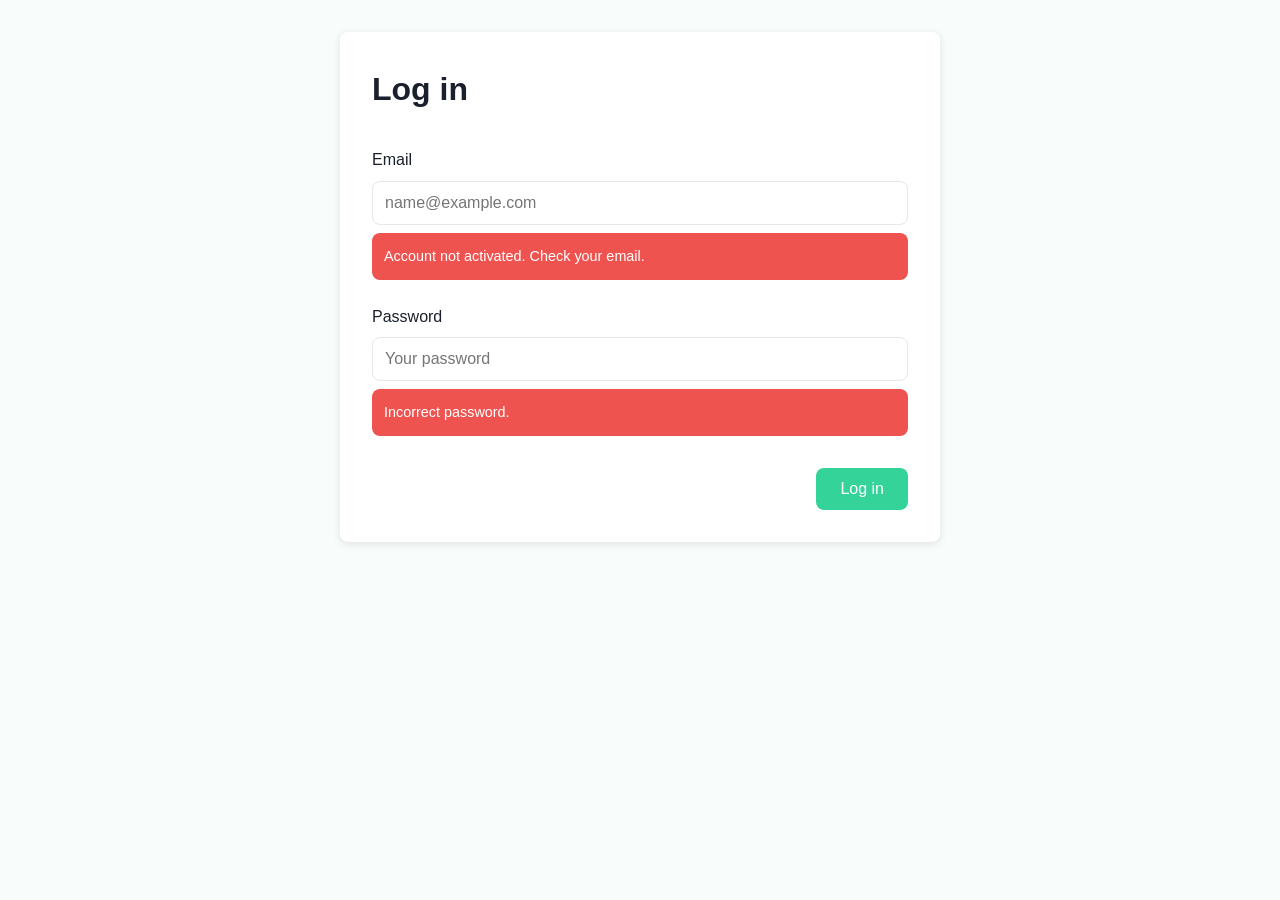
<file: login.html>
<!DOCTYPE html>
<html lang="es">
<head>
    <meta charset="UTF-8">
    <meta name="viewport" content="width=device-width, initial-scale=1.0">
    <title>Log in - CrowdSpark</title>
    <link rel="stylesheet" href="style/style.css">
    <link rel="stylesheet" href="https://cdnjs.cloudflare.com/ajax/libs/font-awesome/6.4.0/css/all.min.css">
</head>
<body>
    <div class="form-container">
        <h1 class="form-title">Log in</h1>
        
        <form>
            <div class="form-group">
                <label class="form-label" for="email">Email</label>
                <input type="email" id="email" class="form-input" placeholder="name@example.com" required>
                <div class="error-message">Account not activated. Check your email.</div>
            </div>

            <div class="form-group">
                <label class="form-label" for="password">Password</label>
                <input type="password" id="password" class="form-input" placeholder="Your password" required>
                <div class="error-message">Incorrect password.</div>
            </div>

            <div class="form-actions">
                <button type="submit" class="btn btn-primary">Log in</button>
            </div>
        </form>
    </div>
</body>
</html>
</file>
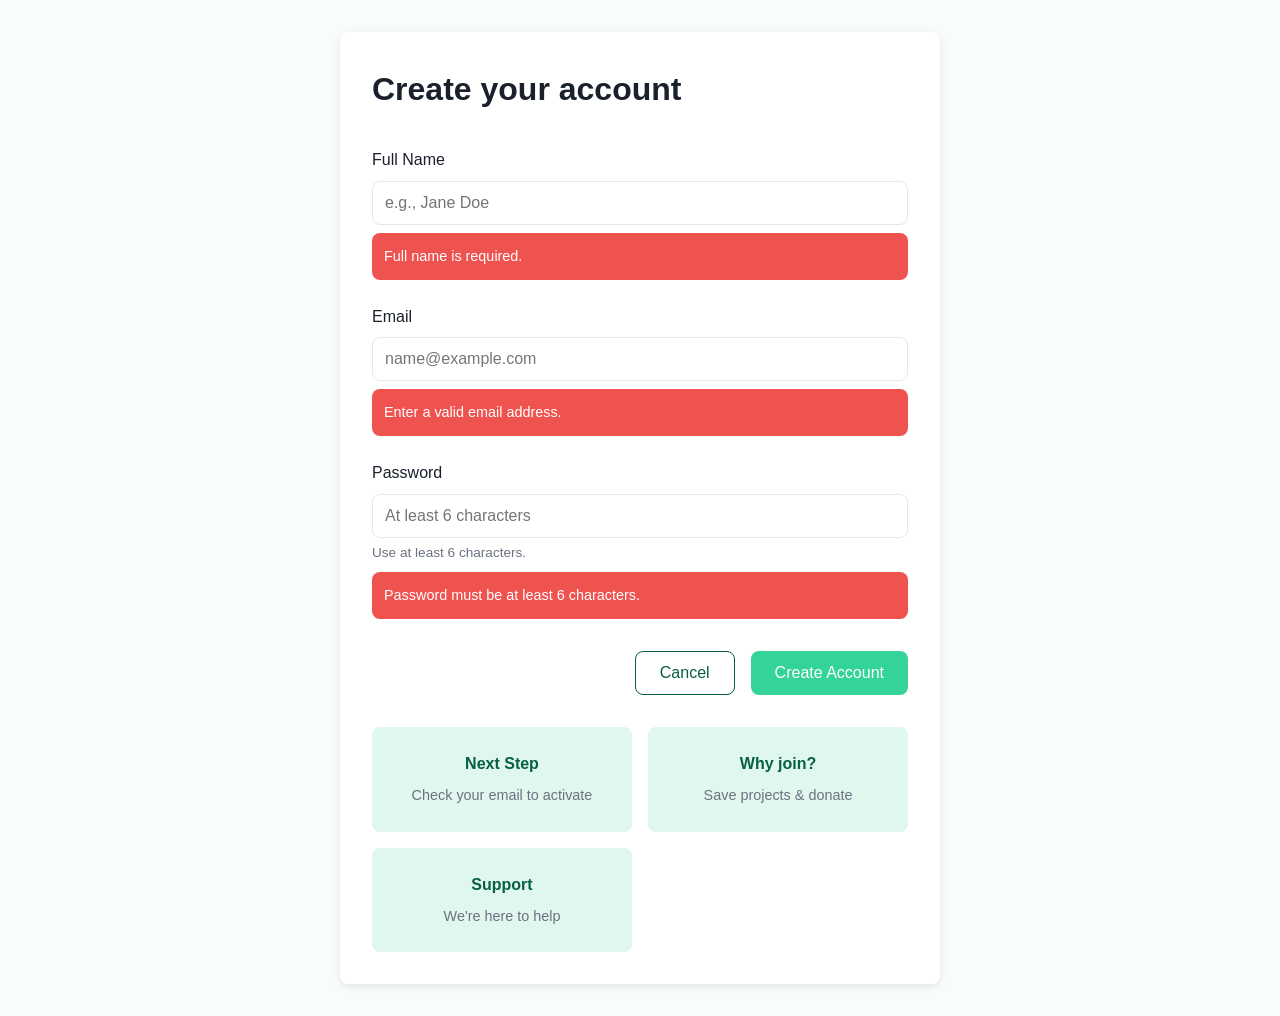
<file: register.html>
<!DOCTYPE html>
<html lang="es">
<head>
    <meta charset="UTF-8">
    <meta name="viewport" content="width=device-width, initial-scale=1.0">
    <title>Create your account - CrowdSpark</title>
    <link rel="stylesheet" href="style/style.css">
    <link rel="stylesheet" href="https://cdnjs.cloudflare.com/ajax/libs/font-awesome/6.4.0/css/all.min.css">
</head>
<body>
    <div class="form-container">
        <h1 class="form-title">Create your account</h1>
        
        <form>
            <div class="form-group">
                <label class="form-label" for="fullName">Full Name</label>
                <input type="text" id="fullName" class="form-input" placeholder="e.g., Jane Doe" required>
                <div class="error-message">Full name is required.</div>
            </div>

            <div class="form-group">
                <label class="form-label" for="email">Email</label>
                <input type="email" id="email" class="form-input" placeholder="name@example.com" required>
                <div class="error-message">Enter a valid email address.</div>
            </div>

            <div class="form-group">
                <label class="form-label" for="password">Password</label>
                <input type="password" id="password" class="form-input" placeholder="At least 6 characters" required>
                <div class="form-hint">Use at least 6 characters.</div>
                <div class="error-message">Password must be at least 6 characters.</div>
            </div>

            <div class="form-actions">
                <button type="button" class="btn btn-secondary">Cancel</button>
                <button type="submit" class="btn btn-primary">Create Account</button>
            </div>
        </form>

        <div class="info-cards">
            <div class="info-card">
                <div class="info-card-title">Next Step</div>
                <div class="info-card-text">Check your email to activate</div>
            </div>
            <div class="info-card">
                <div class="info-card-title">Why join?</div>
                <div class="info-card-text">Save projects & donate</div>
            </div>
            <div class="info-card">
                <div class="info-card-title">Support</div>
                <div class="info-card-text">We're here to help</div>
            </div>
        </div>
    </div>
</body>
</html>
</file>
<file: style/style.css>
:root {
    --primary-green: #34d399;
    --light-green: #e0f7ed;
    --dark-green: #065f46;
    --bg-light: #f8fcfb;
    --white: #ffffff;
    --text-dark: #1a202c;
    --text-light: #6b7280;
    --border-light: #e5e7eb;
    --error-red: #ef5350;
    --orange: #f97316;
    --gray: #9ca3af;
    --shadow: 0 2px 8px rgba(0, 0, 0, 0.1);
    --border-radius: 8px;
}

* {
    margin: 0;
    padding: 0;
    box-sizing: border-box;
}

body {
    font-family: -apple-system, BlinkMacSystemFont, 'Segoe UI', Roboto, Oxygen, Ubuntu, Cantarell, sans-serif;
    background-color: var(--bg-light);
    color: var(--text-dark);
    line-height: 1.6;
}


.header {
    background-color: var(--white);
    padding: 1rem 2rem;
    box-shadow: var(--shadow);
    display: flex;
    justify-content: space-between;
    align-items: center;
    flex-wrap: wrap;
    gap: 1rem;
    position: sticky;
    top: 0;
    z-index: 1000;
}

.logo {
    display: flex;
    align-items: center;
    gap: 0.5rem;
    font-size: 1.5rem;
    font-weight: bold;
    color: var(--text-dark);
    text-decoration: none;
}

.logo-icon {
    width: 40px;
    height: 40px;
    object-fit: contain;
    display: block;
}

.nav-links {
    display: flex;
    gap: 1.5rem;
    align-items: center;
    flex-wrap: wrap;
}

.nav-link {
    display: flex;
    align-items: center;
    gap: 0.5rem;
    color: var(--text-dark);
    text-decoration: none;
    padding: 0.5rem 1rem;
    border-radius: var(--border-radius);
    transition: background-color 0.3s;
}

.nav-link:hover {
    background-color: var(--light-green);
}

.nav-link.active {
    background-color: var(--primary-green);
    color: var(--white);
}

.nav-link i {
    font-size: 1.2rem;
}

.menu-toggle {
    display: none;
    background: none;
    border: none;
    font-size: 1.5rem;
    cursor: pointer;
    color: var(--text-dark);
    padding: 0.5rem;
}

.menu-toggle:hover {
    background-color: var(--light-green);
    border-radius: var(--border-radius);
}


.container {
    max-width: 1400px;
    margin: 0 auto;
    padding: 2rem;
}

.main-layout {
    display: flex;
    gap: 2rem;
    margin-top: 2rem;
}

.sidebar {
    width: 300px;
    background-color: var(--light-green);
    padding: 1.5rem;
    border-radius: var(--border-radius);
    height: fit-content;
    position: sticky;
    top: 2rem;
}

.main-content {
    flex: 1;
    min-width: 0;
}


.sidebar-section {
    margin-bottom: 2rem;
}

.sidebar-section h3 {
    margin-bottom: 1rem;
    color: var(--text-dark);
    font-size: 1.1rem;
}

.search-input,
.select-input {
    width: 100%;
    padding: 0.75rem;
    border: 1px solid var(--border-light);
    border-radius: var(--border-radius);
    margin-bottom: 1rem;
    font-size: 1rem;
}

.category-tags {
    display: flex;
    gap: 0.5rem;
    flex-wrap: wrap;
    margin-bottom: 1rem;
}

.category-tag {
    padding: 0.25rem 0.75rem;
    background-color: var(--white);
    border-radius: var(--border-radius);
    color: var(--dark-green);
    text-decoration: none;
    font-size: 0.9rem;
    transition: background-color 0.3s, color 0.3s;
}

.category-tag:hover {
    background-color: var(--primary-green);
    color: var(--white);
}

.sidebar-buttons {
    display: flex;
    gap: 0.5rem;
}

.btn {
    padding: 0.75rem 1.5rem;
    border-radius: var(--border-radius);
    border: none;
    cursor: pointer;
    font-size: 1rem;
    text-decoration: none;
    display: inline-flex;
    align-items: center;
    gap: 0.5rem;
    transition: all 0.3s;
    font-family: inherit;
}

.btn:focus {
    outline: 2px solid var(--primary-green);
    outline-offset: 2px;
}

.btn:disabled {
    opacity: 0.5;
    cursor: not-allowed;
}

.btn-primary {
    background-color: var(--primary-green);
    color: var(--white);
}

.btn-primary:hover {
    background-color: var(--dark-green);
    transform: translateY(-2px);
    box-shadow: 0 4px 8px rgba(0, 0, 0, 0.2);
}

.btn-secondary {
    background-color: var(--white);
    color: var(--dark-green);
    border: 1px solid var(--dark-green);
}

.btn-secondary:hover {
    background-color: var(--light-green);
    border-color: var(--primary-green);
}

.btn-outline {
    background-color: var(--white);
    color: var(--text-dark);
    border: 1px solid var(--border-light);
}

.btn-outline:hover {
    background-color: var(--bg-light);
    border-color: var(--text-light);
}

.quick-links {
    list-style: none;
}

.quick-link {
    display: flex;
    justify-content: space-between;
    padding: 0.75rem;
    background-color: var(--white);
    margin-bottom: 0.5rem;
    border-radius: var(--border-radius);
    text-decoration: none;
    color: var(--text-dark);
    transition: background-color 0.3s, transform 0.2s;
}

.quick-link:hover {
    background-color: var(--primary-green);
    color: var(--white);
    transform: translateX(5px);
}

.quick-link-count {
    color: var(--text-light);
}


.hero-section {
    margin-bottom: 3rem;
}

.hero-title {
    font-size: 2.5rem;
    font-weight: bold;
    margin-bottom: 1rem;
    color: var(--text-dark);
}

.hero-subtitle {
    font-size: 1.2rem;
    color: var(--text-light);
    margin-bottom: 1.5rem;
}

.hero-buttons {
    display: flex;
    gap: 1rem;
    flex-wrap: wrap;
}


.projects-grid {
    display: grid;
    grid-template-columns: repeat(auto-fill, minmax(300px, 1fr));
    gap: 2rem;
    margin-top: 2rem;
}

.project-card {
    background-color: var(--white);
    border-radius: var(--border-radius);
    overflow: hidden;
    box-shadow: var(--shadow);
    transition: transform 0.3s, box-shadow 0.3s;
}

.project-card:hover {
    transform: translateY(-5px);
    box-shadow: 0 4px 12px rgba(0, 0, 0, 0.15);
}

.project-image {
    width: 100%;
    height: 200px;
    object-fit: cover;
    display: block;
}

.project-content {
    padding: 1.5rem;
}

.project-title {
    font-size: 1.25rem;
    font-weight: 600;
    margin-bottom: 1rem;
    color: var(--text-dark);
}

.project-info {
    display: flex;
    justify-content: space-between;
    margin-bottom: 0.5rem;
    font-size: 0.9rem;
    color: var(--text-light);
}

.progress-bar {
    width: 100%;
    height: 8px;
    background-color: var(--border-light);
    border-radius: 4px;
    overflow: hidden;
    margin: 1rem 0;
}

.progress-fill {
    height: 100%;
    background-color: var(--primary-green);
    border-radius: 4px;
    transition: width 0.3s;
}

.project-funding {
    display: flex;
    justify-content: space-between;
    margin-bottom: 1rem;
    font-size: 0.9rem;
    color: var(--text-light);
}

.project-actions {
    display: flex;
    gap: 0.5rem;
}

.project-actions .btn {
    flex: 1;
    justify-content: center;
    padding: 0.5rem;
    font-size: 0.9rem;
}


.form-container {
    max-width: 600px;
    margin: 2rem auto;
    background-color: var(--white);
    padding: 2rem;
    border-radius: var(--border-radius);
    box-shadow: var(--shadow);
}

.form-title {
    font-size: 2rem;
    font-weight: bold;
    margin-bottom: 2rem;
    color: var(--text-dark);
}

.form-group {
    margin-bottom: 1.5rem;
}

.form-label {
    display: block;
    margin-bottom: 0.5rem;
    font-weight: 500;
    color: var(--text-dark);
}

.form-input,
.form-textarea,
.form-select {
    width: 100%;
    padding: 0.75rem;
    border: 1px solid var(--border-light);
    border-radius: var(--border-radius);
    font-size: 1rem;
    font-family: inherit;
    transition: border-color 0.3s, box-shadow 0.3s;
}

.form-input:focus,
.form-textarea:focus,
.form-select:focus {
    outline: none;
    border-color: var(--primary-green);
    box-shadow: 0 0 0 3px rgba(52, 211, 153, 0.1);
}

.form-textarea {
    min-height: 150px;
    resize: vertical;
}

.error-message {
    background-color: var(--error-red);
    color: var(--white);
    padding: 0.75rem;
    border-radius: var(--border-radius);
    margin-top: 0.5rem;
    font-size: 0.9rem;
}

.form-hint {
    font-size: 0.85rem;
    color: var(--text-light);
    margin-top: 0.25rem;
}

.form-actions {
    display: flex;
    gap: 1rem;
    justify-content: flex-end;
    margin-top: 2rem;
}

.info-cards {
    display: grid;
    grid-template-columns: repeat(auto-fit, minmax(200px, 1fr));
    gap: 1rem;
    margin-top: 2rem;
}

.info-card {
    background-color: var(--light-green);
    padding: 1.5rem;
    border-radius: var(--border-radius);
    text-align: center;
}

.info-card-title {
    font-weight: bold;
    color: var(--dark-green);
    margin-bottom: 0.5rem;
}

.info-card-text {
    color: var(--text-light);
    font-size: 0.9rem;
}


.project-detail-layout {
    display: flex;
    gap: 2rem;
    margin-top: 2rem;
}

.project-detail-main {
    flex: 2;
}

.project-detail-sidebar {
    flex: 1;
    min-width: 300px;
}

.detail-image {
    width: 100%;
    height: 400px;
    object-fit: cover;
    border-radius: var(--border-radius);
    margin-bottom: 2rem;
}

.detail-title {
    font-size: 2.5rem;
    font-weight: bold;
    margin-bottom: 1rem;
}

.detail-description {
    font-size: 1.1rem;
    color: var(--text-light);
    line-height: 1.8;
    margin-top: 1rem;
}

.detail-description h2 {
    color: var(--text-dark);
    font-size: 1.5rem;
    margin-top: 2rem;
    margin-bottom: 1rem;
    font-weight: 600;
}

.detail-description h2:first-child {
    margin-top: 0;
}

.detail-description ul {
    margin-left: 2rem;
    margin-top: 1rem;
    margin-bottom: 1rem;
}

.detail-description li {
    margin-bottom: 0.5rem;
    line-height: 1.6;
}

.detail-description strong {
    color: var(--text-dark);
    font-weight: 600;
}

.detail-description p {
    margin-bottom: 1rem;
}

.stats-card {
    background-color: var(--light-green);
    padding: 1.5rem;
    border-radius: var(--border-radius);
    margin-bottom: 1.5rem;
}

.stats-item {
    display: flex;
    justify-content: space-between;
    margin-bottom: 1rem;
    padding-bottom: 1rem;
    border-bottom: 1px solid var(--border-light);
}

.stats-item:last-child {
    border-bottom: none;
    margin-bottom: 0;
}

.stats-label {
    color: var(--text-dark);
}

.stats-value {
    font-weight: bold;
    color: var(--text-dark);
}

.creator-card {
    background-color: var(--light-green);
    padding: 1.5rem;
    border-radius: var(--border-radius);
    margin-bottom: 1.5rem;
    display: flex;
    align-items: center;
    gap: 1rem;
    flex-wrap: wrap;
}

@media (max-width: 768px) {
    .creator-card {
        flex-direction: column;
        text-align: center;
    }
}

.creator-avatar {
    width: 60px;
    height: 60px;
    border-radius: 50%;
    object-fit: cover;
}

.supporters-card {
    background-color: var(--light-green);
    padding: 1.5rem;
    border-radius: var(--border-radius);
    margin-bottom: 1.5rem;
}

.supporters-list {
    display: flex;
    gap: 0.5rem;
    flex-wrap: wrap;
    margin-top: 1rem;
}

.supporter-avatar {
    width: 40px;
    height: 40px;
    border-radius: 50%;
    object-fit: cover;
}

.sidebar-actions {
    display: flex;
    flex-direction: column;
    gap: 0.75rem;
}

.sidebar-actions .btn {
    width: 100%;
    justify-content: center;
}


@media (max-width: 768px) {
    .table-container {
        -webkit-overflow-scrolling: touch;
        scrollbar-width: thin;
    }

    .table-container::-webkit-scrollbar {
        height: 8px;
    }

    .table-container::-webkit-scrollbar-track {
        background: var(--light-green);
    }

    .table-container::-webkit-scrollbar-thumb {
        background: var(--primary-green);
        border-radius: 4px;
    }
}

.table-container {
    background-color: var(--light-green);
    border-radius: var(--border-radius);
    overflow: hidden;
    margin-top: 2rem;
}

.table {
    width: 100%;
    border-collapse: collapse;
}

.table thead {
    background-color: var(--light-green);
}

.table th {
    padding: 1rem;
    text-align: left;
    font-weight: 600;
    color: var(--dark-green);
    border-bottom: 2px solid var(--border-light);
}

.table td {
    padding: 1rem;
    background-color: var(--white);
    border-bottom: 1px solid var(--border-light);
}

.table-row:hover {
    background-color: #f0f9f5;
}

.status-badge {
    display: inline-block;
    padding: 0.25rem 0.75rem;
    border-radius: 20px;
    font-size: 0.85rem;
    font-weight: 500;
}

.status-review {
    background-color: var(--orange);
    color: var(--white);
}

.status-published {
    background-color: var(--primary-green);
    color: var(--white);
}

.status-observed {
    background-color: var(--gray);
    color: var(--white);
}

.status-rejected {
    background-color: var(--error-red);
    color: var(--white);
}

.status-completed {
    background-color: var(--primary-green);
    color: var(--white);
}

.user-avatar {
    width: 40px;
    height: 40px;
    border-radius: 50%;
    object-fit: cover;
    vertical-align: middle;
    margin-right: 0.5rem;
}

.table-actions {
    display: flex;
    gap: 0.5rem;
    flex-wrap: wrap;
}

.table-actions .btn {
    padding: 0.5rem 1rem;
    font-size: 0.85rem;
}


.filter-tabs {
    display: flex;
    gap: 1rem;
    margin-bottom: 2rem;
    flex-wrap: wrap;
}

.filter-tab {
    padding: 0.75rem 1.5rem;
    background-color: var(--white);
    border: 1px solid var(--border-light);
    border-radius: var(--border-radius);
    cursor: pointer;
    transition: all 0.3s;
    text-decoration: none;
    color: var(--text-dark);
}

.filter-tab:hover {
    background-color: var(--light-green);
    transform: translateY(-2px);
    box-shadow: 0 2px 4px rgba(0, 0, 0, 0.1);
}

.filter-tab.active {
    background-color: var(--primary-green);
    color: var(--white);
    border-color: var(--primary-green);
}


.my-projects-list {
    display: flex;
    flex-direction: column;
    gap: 1.5rem;
    margin-top: 2rem;
}

.my-project-card {
    background-color: var(--white);
    border-radius: var(--border-radius);
    padding: 1.5rem;
    display: flex;
    gap: 1.5rem;
    align-items: center;
    box-shadow: var(--shadow);
}

.my-project-image {
    width: 120px;
    height: 120px;
    object-fit: cover;
    border-radius: var(--border-radius);
    flex-shrink: 0;
}

.my-project-info {
    flex: 1;
}

.my-project-title {
    font-size: 1.5rem;
    font-weight: bold;
    margin-bottom: 0.5rem;
}

.my-project-actions {
    display: flex;
    gap: 0.5rem;
    flex-wrap: wrap;
    margin-left: auto;
}

@media (max-width: 768px) {
    .my-project-actions {
        margin-left: 0;
        width: 100%;
    }

    .my-project-actions .btn {
        flex: 1;
        min-width: 120px;
    }
}


.stats-grid {
    display: grid;
    grid-template-columns: repeat(auto-fit, minmax(200px, 1fr));
    gap: 1.5rem;
    margin-bottom: 2rem;
}

.stat-card {
    background-color: var(--light-green);
    padding: 1.5rem;
    border-radius: var(--border-radius);
    text-align: center;
}

.stat-label {
    font-size: 0.9rem;
    color: var(--text-light);
    margin-bottom: 0.5rem;
}

.stat-value {
    font-size: 2rem;
    font-weight: bold;
    color: var(--text-dark);
}

.history-section {
    margin-top: 3rem;
    padding-top: 2rem;
    border-top: 2px solid var(--border-light);
}

.history-title {
    font-size: 1.5rem;
    font-weight: bold;
    margin-bottom: 1rem;
}

.history-placeholder {
    color: var(--text-light);
    font-style: italic;
    margin-bottom: 1rem;
}

.history-entry {
    background-color: var(--light-green);
    padding: 1rem;
    border-radius: var(--border-radius);
    margin-bottom: 1rem;
}

.history-date {
    font-weight: bold;
    color: var(--text-dark);
    margin-bottom: 0.5rem;
}

.history-text {
    color: var(--text-light);
}


.admin-form-section {
    background-color: var(--white);
    padding: 2rem;
    border-radius: var(--border-radius);
    margin-bottom: 2rem;
    box-shadow: var(--shadow);
}

.admin-list {
    background-color: var(--white);
    padding: 2rem;
    border-radius: var(--border-radius);
    box-shadow: var(--shadow);
}

.admin-item {
    display: flex;
    justify-content: space-between;
    align-items: center;
    padding: 1rem;
    background-color: var(--light-green);
    border-radius: var(--border-radius);
    margin-bottom: 1rem;
    flex-wrap: wrap;
    gap: 1rem;
}

@media (max-width: 768px) {
    .admin-item {
        flex-direction: column;
        align-items: flex-start;
    }

    .admin-item .table-actions {
        width: 100%;
    }

    .admin-item .table-actions .btn {
        flex: 1;
    }
}

.admin-email {
    font-weight: 500;
    color: var(--text-dark);
}
 .public-header {
            background-color: var(--white);
            padding: 1.5rem 2rem;
            box-shadow: var(--shadow);
            display: flex;
            justify-content: space-between;
            align-items: center;
            margin-bottom: 2rem;
            border-radius: var(--border-radius);
        }

        .public-nav {
            display: flex;
            gap: 1rem;
        }

        .public-nav-btn {
            padding: 0.75rem 1.5rem;
            border-radius: var(--border-radius);
            text-decoration: none;
            font-weight: 500;
            transition: all 0.3s;
            display: inline-flex;
            align-items: center;
            gap: 0.5rem;
        }

        .public-nav-btn.home {
            background-color: var(--primary-green);
            color: var(--white);
        }

        .public-nav-btn.explore {
            background-color: var(--white);
            color: var(--dark-green);
            border: 2px solid var(--primary-green);
        }

        .public-nav-btn:hover {
            transform: translateY(-2px);
            box-shadow: 0 4px 8px rgba(0, 0, 0, 0.15);
        }

        .hero-public {
            text-align: center;
            padding: 3rem 2rem;
            background: linear-gradient(135deg, var(--light-green) 0%, var(--white) 100%);
            border-radius: var(--border-radius);
            margin-bottom: 3rem;
        }

        .hero-public h1 {
            font-size: 3rem;
            font-weight: bold;
            color: var(--text-dark);
            margin-bottom: 1.5rem;
            line-height: 1.2;
        }

        .hero-public p {
            font-size: 1.2rem;
            color: var(--text-light);
            max-width: 800px;
            margin: 0 auto 2rem;
            line-height: 1.8;
        }

        .highlight-green {
            color: var(--primary-green);
            font-weight: 600;
        }

        .projects-showcase {
            margin-bottom: 4rem;
        }

        .section-title {
            font-size: 2.5rem;
            font-weight: bold;
            color: var(--text-dark);
            margin-bottom: 2rem;
            text-align: center;
        }

        .featured-projects {
            display: grid;
            grid-template-columns: repeat(auto-fit, minmax(350px, 1fr));
            gap: 2rem;
            margin-bottom: 4rem;
        }

        .featured-project-card {
            background: var(--white);
            border-radius: var(--border-radius);
            overflow: hidden;
            box-shadow: var(--shadow);
            transition: transform 0.3s, box-shadow 0.3s;
        }

        .featured-project-card:hover {
            transform: translateY(-8px);
            box-shadow: 0 8px 16px rgba(0, 0, 0, 0.15);
        }

        .featured-project-image {
            width: 100%;
            height: 250px;
            object-fit: cover;
        }

        .featured-project-content {
            padding: 1.5rem;
        }

        .featured-project-category {
            display: inline-block;
            padding: 0.25rem 0.75rem;
            background-color: var(--light-green);
            color: var(--dark-green);
            border-radius: 20px;
            font-size: 0.85rem;
            font-weight: 500;
            margin-bottom: 1rem;
        }

        .featured-project-title {
            font-size: 1.5rem;
            font-weight: bold;
            color: var(--text-dark);
            margin-bottom: 1rem;
            line-height: 1.3;
        }

        .featured-project-description {
            color: var(--text-light);
            margin-bottom: 1.5rem;
            line-height: 1.6;
        }

        .featured-project-stats {
            display: flex;
            justify-content: space-between;
            margin-bottom: 1rem;
            padding-bottom: 1rem;
            border-bottom: 1px solid var(--border-light);
        }

        .stat-item {
            text-align: center;
        }

        .stat-value {
            font-size: 1.5rem;
            font-weight: bold;
            color: var(--primary-green);
        }

        .stat-label {
            font-size: 0.85rem;
            color: var(--text-light);
        }

        .cta-section {
            text-align: center;
            padding: 4rem 2rem;
            background: linear-gradient(135deg, var(--primary-green) 0%, var(--dark-green) 100%);
            border-radius: var(--border-radius);
            color: var(--white);
            margin: 4rem 0;
        }

        .cta-section h2 {
            font-size: 2.5rem;
            margin-bottom: 1rem;
            color: var(--white);
        }

        .cta-section p {
            font-size: 1.2rem;
            margin-bottom: 2rem;
            opacity: 0.95;
        }

        .cta-button {
            display: inline-block;
            padding: 1rem 2.5rem;
            background-color: var(--white);
            color: var(--dark-green);
            border-radius: var(--border-radius);
            text-decoration: none;
            font-weight: bold;
            font-size: 1.1rem;
            transition: all 0.3s;
        }

        .cta-button:hover {
            transform: translateY(-3px);
            box-shadow: 0 6px 12px rgba(0, 0, 0, 0.2);
        }

        .info-section {
            background-color: var(--light-green);
            padding: 3rem 2rem;
            border-radius: var(--border-radius);
            margin: 4rem 0;
        }

        .info-section h2 {
            font-size: 2rem;
            color: var(--text-dark);
            margin-bottom: 1.5rem;
        }

        .info-section p {
            color: var(--text-light);
            line-height: 1.8;
            margin-bottom: 1rem;
        }

        @media (max-width: 768px) {
            .hero-public h1 {
                font-size: 2rem;
            }

            .hero-public p {
                font-size: 1rem;
            }

            .section-title {
                font-size: 2rem;
            }

            .featured-projects {
                grid-template-columns: 1fr;
            }

            .public-header {
                flex-direction: column;
                gap: 1rem;
                padding: 1rem;
            }

            .public-nav {
                width: 100%;
                justify-content: center;
                flex-wrap: wrap;
            }

            .public-nav-btn {
                flex: 1;
                min-width: 120px;
                justify-content: center;
            }

            .cta-section h2 {
                font-size: 1.8rem;
            }
        }




@media (max-width: 1024px) {
    .main-layout {
        flex-direction: column;
    }

    .sidebar {
        width: 100%;
        position: static;
    }

    .project-detail-layout {
        flex-direction: column;
    }

    .project-detail-sidebar {
        min-width: 100%;
    }

    .projects-grid {
        grid-template-columns: repeat(auto-fill, minmax(250px, 1fr));
    }

    .my-project-card {
        flex-direction: column;
        text-align: center;
    }

    .my-project-actions {
        margin-left: 0;
        justify-content: center;
    }
}

@media (max-width: 768px) {
    .container {
        padding: 1rem;
    }

    .header {
        padding: 1rem;
    }

    .nav-links {
        display: none;
        width: 100%;
        flex-direction: column;
        gap: 0.5rem;
        margin-top: 1rem;
        padding-top: 1rem;
        border-top: 1px solid var(--border-light);
    }

    .nav-links.active {
        display: flex;
    }

    .nav-link {
        width: 100%;
        justify-content: flex-start;
    }

    .menu-toggle {
        display: block;
    }

    .hero-title {
        font-size: 1.8rem;
    }

    .hero-subtitle {
        font-size: 1rem;
    }

    .hero-buttons {
        flex-direction: column;
    }

    .hero-buttons .btn {
        width: 100%;
    }

    .projects-grid {
        grid-template-columns: 1fr;
    }

    .project-actions {
        flex-direction: column;
    }

    .project-actions .btn {
        width: 100%;
    }

    .form-container {
        margin: 1rem;
        padding: 1.5rem;
    }

    .form-actions {
        flex-direction: column;
    }

    .form-actions .btn {
        width: 100%;
    }

    .info-cards {
        grid-template-columns: 1fr;
    }

    .detail-title {
        font-size: 1.8rem;
    }

    .detail-image {
        height: 250px;
    }

    .stats-grid {
        grid-template-columns: 1fr;
    }

    .table-container {
        overflow-x: auto;
    }

    .table {
        min-width: 600px;
    }

    .filter-tabs {
        flex-direction: column;
    }

    .filter-tab {
        width: 100%;
        text-align: center;
    }

    .table-actions {
        flex-direction: column;
    }

    .table-actions .btn {
        width: 100%;
    }

    .category-tags {
        justify-content: center;
    }

    .sidebar-buttons {
        flex-direction: column;
    }

    .sidebar-buttons .btn {
        width: 100%;
    }

    .my-project-card {
        flex-direction: column;
    }

    .my-project-image {
        width: 100%;
        height: 200px;
    }
}


@media (max-width: 480px) {
    .hero-title {
        font-size: 1.5rem;
    }

    .form-title {
        font-size: 1.5rem;
    }

    .detail-title {
        font-size: 1.5rem;
    }

    .project-title {
        font-size: 1.1rem;
    }

    .btn {
        padding: 0.5rem 1rem;
        font-size: 0.9rem;
    }

    .container {
        padding: 0.5rem;
    }

    .form-container {
        padding: 1rem;
        margin: 0.5rem;
    }

    .stats-card,
    .creator-card,
    .supporters-card {
        padding: 1rem;
    }

    .table-container {
        margin: 1rem 0;
    }
}


.text-center {
    text-align: center;
}

.mt-1 { margin-top: 0.5rem; }
.mt-2 { margin-top: 1rem; }
.mt-3 { margin-top: 1.5rem; }
.mt-4 { margin-top: 2rem; }

.mb-1 { margin-bottom: 0.5rem; }
.mb-2 { margin-bottom: 1rem; }
.mb-3 { margin-bottom: 1.5rem; }
.mb-4 { margin-bottom: 2rem; }

.hidden {
    display: none;
}
</file>
